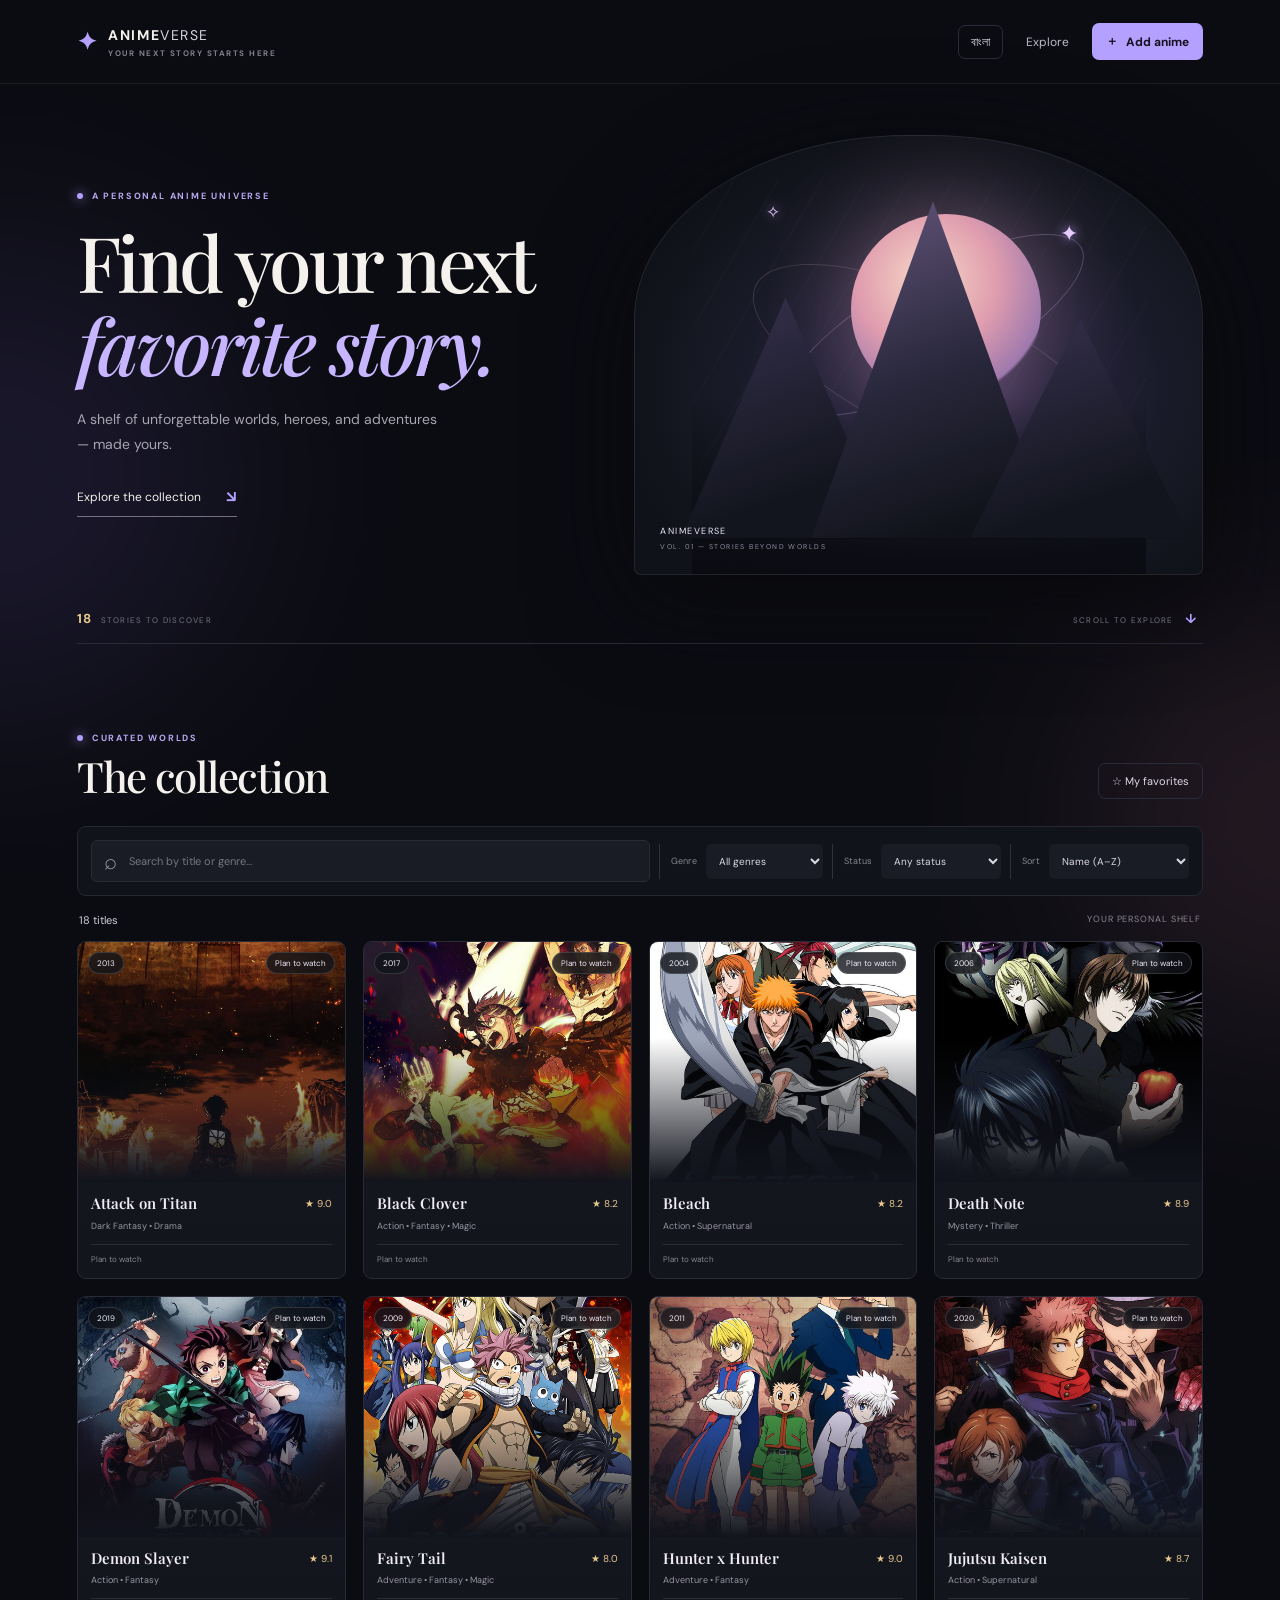
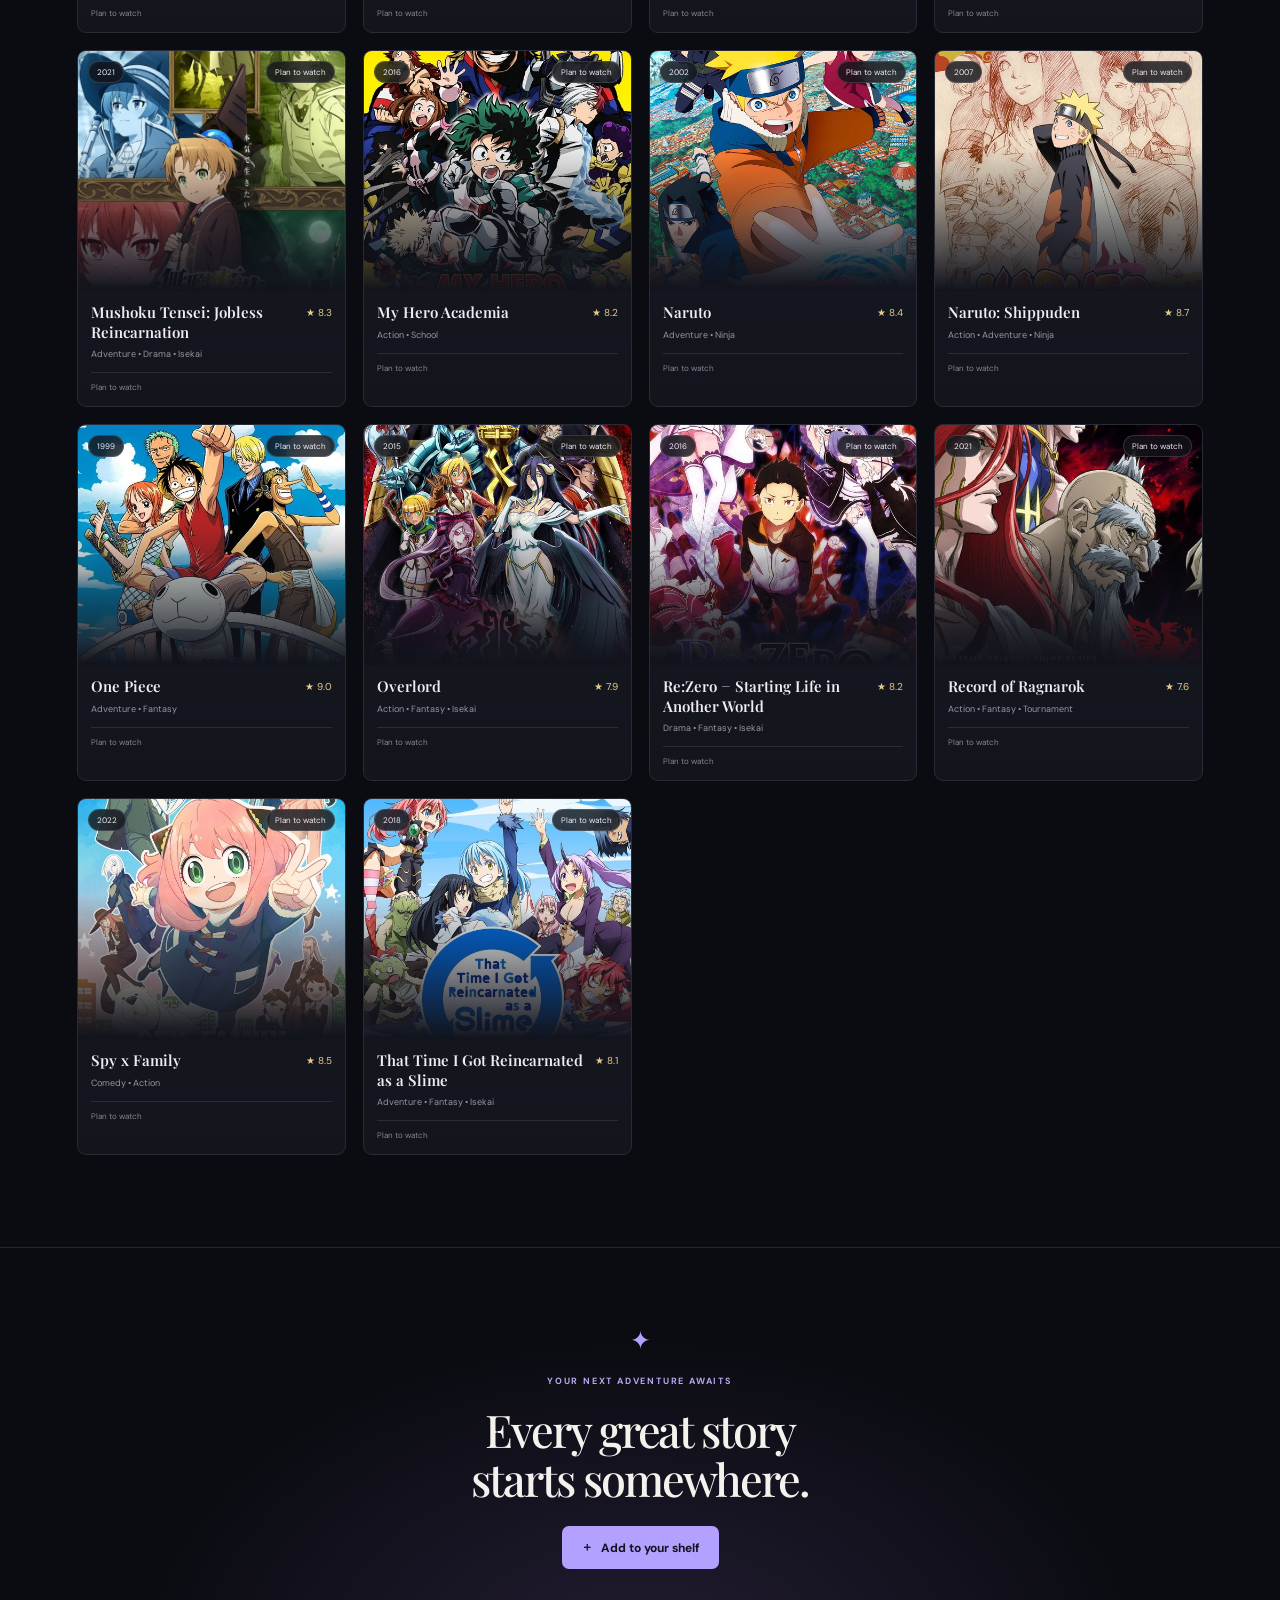
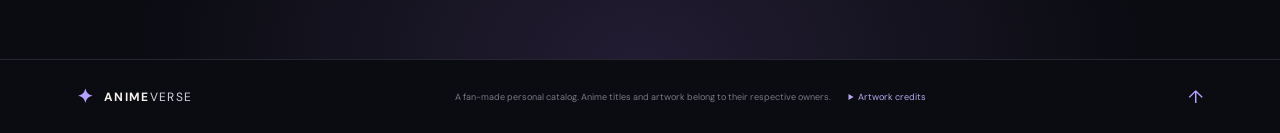
<file: index.html>
<!doctype html>
<html lang="en">
<head>
    <meta name="google-site-verification" content="eajOhEUEcE0dz6xPGTFyp6FIUTbRnxyxVk31KoDLnVg">
  <meta charset="utf-8">
  <meta name="viewport" content="width=device-width, initial-scale=1">
  <meta name="theme-color" content="#0b0c12">
  <meta name="description" content="Discover anime adventures, keep a watchlist, save notes, and find your next favorite story with AnimeVerse.">
  <title>AnimeVerse — Find your next favorite</title>
  <link rel="icon" href="favicon.svg" type="image/svg+xml">
  <link rel="stylesheet" href="styles.css">
  <script src="anime-data.js" defer></script>
  <script src="app.js" defer></script>
</head>
<body>
  <div class="ambient ambient-one"></div><div class="ambient ambient-two"></div>
  <header class="topbar">
    <a class="brand" href="#top" aria-label="AnimeVerse home"><span class="brand-mark">✦</span><span>ANIME<span class="brand-light">VERSE</span><small data-i18n="tagline">YOUR NEXT STORY STARTS HERE</small></span></a>
    <div class="top-actions"><button class="icon-button" id="languageBtn" type="button" aria-label="Switch language">বাংলা</button><a class="top-link" href="#collection" data-i18n="browse">Explore</a><button class="primary-button compact" id="addBtn" type="button"><span>＋</span> <span data-i18n="addAnime">Add anime</span></button></div>
  </header>

  <main id="top">
    <section class="hero">
      <div class="hero-copy"><p class="eyebrow"><span class="eyebrow-dot"></span><span data-i18n="eyebrow">A PERSONAL ANIME UNIVERSE</span></p><h1 data-i18n="headline">Find your next<br><em>favorite story.</em></h1><p class="hero-desc" data-i18n="subhead">A shelf of unforgettable worlds, heroes, and adventures — made yours.</p><a class="hero-cta" href="#collection"><span data-i18n="exploreCollection">Explore the collection</span><b>↘</b></a></div>
      <div class="hero-art" aria-hidden="true"><div class="hero-orbit orbit-a"></div><div class="hero-orbit orbit-b"></div><div class="hero-sun"></div><div class="hero-spire spire-a"></div><div class="hero-spire spire-b"></div><div class="hero-spire spire-c"></div><div class="hero-caption"><span>ANIMEVERSE</span><small>VOL. 01 — STORIES BEYOND WORLDS</small></div><div class="hero-star star-a">✦</div><div class="hero-star star-b">✧</div></div>
      <div class="hero-bottom"><span><b id="heroCount">18</b> <span data-i18n="stories">STORIES TO DISCOVER</span></span><span class="hero-scroll">SCROLL TO EXPLORE <b>↓</b></span></div>
    </section>

    <section class="collection section-wrap" id="collection">
      <div class="section-heading"><div><p class="eyebrow"><span class="eyebrow-dot"></span><span data-i18n="curated">CURATED WORLDS</span></p><h2 data-i18n="collectionTitle">The collection</h2></div><button class="text-button" id="favoritesToggle" type="button">☆ <span data-i18n="favorites">My favorites</span></button></div>
      <div class="toolbar"><label class="search-box"><span>⌕</span><input id="searchInput" type="search" placeholder="Search by title or genre..." aria-label="Search anime"></label><label class="select-wrap"><span data-i18n="genre">Genre</span><select id="genreFilter" aria-label="Filter by genre"></select></label><label class="select-wrap"><span data-i18n="status">Status</span><select id="statusFilter" aria-label="Filter by watch status"></select></label><label class="select-wrap sort-wrap"><span data-i18n="sort">Sort</span><select id="sortSelect" aria-label="Sort collection"></select></label></div>
      <div class="results-line"><span id="resultCount">18 titles</span><span data-i18n="personalShelf">YOUR PERSONAL SHELF</span></div>
      <div class="anime-grid" id="animeGrid" aria-live="polite"></div>
      <div class="empty-state hidden" id="emptyState"><span>✦</span><h3 data-i18n="emptyTitle">No stories found</h3><p data-i18n="emptyText">Try another search or filter.</p></div>
    </section>

    <section class="closing section-wrap"><div class="closing-mark">✦</div><p class="eyebrow" data-i18n="closingEyebrow">YOUR NEXT ADVENTURE AWAITS</p><h2 data-i18n="closingTitle">Every great story<br>starts somewhere.</h2><button class="primary-button" id="closingAddBtn" type="button"><span>＋</span> <span data-i18n="addToShelf">Add to your shelf</span></button></section>
  </main>
  <footer><a class="brand footer-brand" href="#top"><span class="brand-mark">✦</span><span>ANIME<span class="brand-light">VERSE</span></span></a><div class="footer-notice"><span data-i18n="footer">A fan-made personal catalog. Anime titles and artwork belong to their respective owners.</span><details class="credits"><summary data-i18n="creditsTitle">Artwork credits</summary><a href="https://www.themoviedb.org" target="_blank" rel="noopener noreferrer" aria-label="The Movie Database"><img src="https://www.themoviedb.org/assets/v4/logos/v2/blue_long_2-9665a76b1ae401a510ec1e0ca40ddcb3b0cfe45f1d51b77a308fea0845885648.svg" alt="The Movie Database (TMDB)" loading="lazy"></a><p data-i18n="creditsNotice">Poster images are sourced from TMDB. This non-commercial fan catalog is not endorsed or certified by TMDB. All artwork belongs to its respective rights holders.</p><a class="credits-link" href="POSTER_SOURCES.txt" data-i18n="sourcesLink">View poster sources</a></details></div><a href="#top" class="back-top">↑</a></footer>

  <dialog id="detailDialog" class="detail-dialog"><button class="dialog-close" data-close aria-label="Close">×</button><div id="detailContent"></div></dialog>
  <dialog id="formDialog" class="form-dialog"><button class="dialog-close" data-close aria-label="Close">×</button><div class="form-heading"><p class="eyebrow" data-i18n="yourCollection">YOUR COLLECTION</p><h2 data-i18n="addNew">Add a new anime</h2><p data-i18n="formHint">Keep a story close for later.</p></div><form id="animeForm"><label><span data-i18n="titleField">Anime title *</span><input name="title" required maxlength="90" placeholder="e.g. Frieren: Beyond Journey’s End"></label><label><span data-i18n="genreField">Genres *</span><input name="genre" required placeholder="Fantasy, Adventure"></label><div class="form-row"><label><span data-i18n="yearField">Year</span><input name="year" inputmode="numeric" maxlength="4" placeholder="2024"></label><label><span data-i18n="ratingField">Rating (0–10)</span><input name="rating" type="number" min="0" max="10" step="0.1" placeholder="8.5"></label></div><label><span data-i18n="storyField">Short story</span><textarea name="description" rows="3" maxlength="500" placeholder="What is this anime about?"></textarea></label><label><span data-i18n="posterField">Poster image</span><input name="poster" type="file" accept="image/*"><small data-i18n="posterHelp">Choose a poster from your device. It stays in this browser.</small></label><label><span data-i18n="watchField">Official watch link</span><input name="watch" type="url" placeholder="https://"></label><div class="form-actions"><button class="secondary-button" type="button" data-close data-i18n="cancel">Cancel</button><button class="primary-button" type="submit" data-i18n="saveAnime">Save anime</button></div></form></dialog>
  <div class="toast" id="toast" role="status"></div>
</body>
</html>
</file>
<file: styles.css>
@import url('https://fonts.googleapis.com/css2?family=DM+Sans:wght@400;500;600;700&family=Playfair+Display:ital,wght@0,500;0,600;0,700;1,500;1,600&display=swap');
:root{color-scheme:dark;--bg:#0b0c12;--panel:#13151f;--card:#171923;--line:#292b38;--text:#f5f1ec;--muted:#a2a0ad;--purple:#b4a0ff;--gold:#e8c98e;--serif:'Playfair Display',Georgia,serif;--sans:'DM Sans','Segoe UI',sans-serif}*{box-sizing:border-box}html{scroll-behavior:smooth}body{margin:0;background:var(--bg);color:var(--text);font-family:var(--sans);min-height:100vh;overflow-x:hidden}button,input,select,textarea{font:inherit}button,a{-webkit-tap-highlight-color:transparent}button{cursor:pointer}.ambient{position:absolute;pointer-events:none;filter:blur(100px);opacity:.13;border-radius:50%;z-index:-1}.ambient-one{width:480px;height:480px;background:#7960ca;left:-240px;top:240px}.ambient-two{width:420px;height:420px;background:#c06e85;right:-220px;top:610px}.topbar{height:84px;display:flex;align-items:center;justify-content:space-between;padding:0 clamp(22px,6vw,96px);border-bottom:1px solid rgba(255,255,255,.07);position:relative;z-index:2}.brand{display:flex;align-items:center;gap:10px;text-decoration:none;color:var(--text);font-size:14px;letter-spacing:.11em;font-weight:700}.brand-mark{color:var(--purple);font-size:24px}.brand-light{font-weight:400;color:#d7d3df}.brand small{display:block;color:#82808e;font-size:8px;letter-spacing:.19em;margin-top:4px}.top-actions{display:flex;align-items:center;gap:23px}.top-link{color:#bdbac7;text-decoration:none;font-size:12px}.top-link:hover{color:white}.icon-button{border:1px solid var(--line);background:transparent;color:#ddd8e7;padding:8px 12px;border-radius:7px;font-size:12px}.primary-button,.secondary-button{display:inline-flex;justify-content:center;align-items:center;gap:8px;border:0;border-radius:7px;padding:13px 19px;color:#15111f;background:var(--purple);font-size:12px;font-weight:700;transition:transform .18s,background .18s}.primary-button:hover{transform:translateY(-2px);background:#c9bcff}.primary-button.compact{padding:10px 14px}.secondary-button{background:#262733;color:var(--text)}.hero{margin:0 clamp(22px,6vw,96px);min-height:560px;position:relative;display:grid;grid-template-columns:1fr 1.02fr;align-items:center;border-bottom:1px solid var(--line)}.hero-copy{padding:65px 0 85px;position:relative;z-index:1}.eyebrow{margin:0 0 18px;color:#b8a8ef;font-size:9px;font-weight:700;letter-spacing:.2em;display:flex;align-items:center;gap:9px}.eyebrow-dot{width:6px;height:6px;border-radius:50%;background:#b39dff;box-shadow:0 0 12px #b39dff}.hero h1,.closing h2{font:500 clamp(48px,6vw,78px)/1.08 var(--serif);letter-spacing:-.045em;margin:0}.hero h1 em{color:#c7b5ff;font-weight:500}.hero-desc{font-size:14px;line-height:1.8;color:#a8a5b2;max-width:375px;margin:21px 0 28px}.hero-cta{display:inline-flex;align-items:center;gap:25px;color:var(--text);font-size:12px;text-decoration:none;border-bottom:1px solid #777083;padding:0 0 9px}.hero-cta b{color:var(--purple);font-size:16px}.hero-art{position:relative;height:440px;overflow:hidden;background:radial-gradient(ellipse at 56% 57%,#41335b 0,#25233c 23%,#171925 53%,#101219 75%);border:1px solid rgba(255,255,255,.08);border-radius:48% 48% 7px 7px / 42% 42% 7px 7px;margin:35px 0 53px;box-shadow:0 20px 100px #09090c}.hero-art:before{content:'';position:absolute;inset:10% 10% 0;background:linear-gradient(180deg,transparent 55%,rgba(10,11,17,.94)),repeating-linear-gradient(120deg,transparent 0 36px,rgba(255,255,255,.025) 37px,transparent 38px)}.hero-sun{position:absolute;width:190px;height:190px;border-radius:50%;background:radial-gradient(circle at 40% 35%,#f7d9c7,#df9cae 42%,#9e79ad 72%,transparent 74%);top:18%;left:38%;filter:drop-shadow(0 0 50px #db9fbb77)}.hero-orbit{position:absolute;border:1px solid rgba(220,198,255,.25);border-radius:50%;transform:rotate(-28deg)}.orbit-a{width:330px;height:108px;left:24%;top:31%}.orbit-b{width:390px;height:140px;left:18%;top:37%;transform:rotate(25deg);border-color:rgba(249,207,199,.16)}.hero-spire{position:absolute;bottom:8%;background:linear-gradient(160deg,#37324f,#13151e 75%);clip-path:polygon(50% 0,100% 100%,0 100%);filter:drop-shadow(0 0 14px #08090d)}.spire-a{height:55%;width:37%;left:8%}.spire-b{height:77%;width:43%;left:31%;background:linear-gradient(160deg,#67577e,#29283c 50%,#101219 90%)}.spire-c{height:50%;width:39%;right:2%}.hero-caption{position:absolute;bottom:23px;left:25px;display:flex;flex-direction:column;gap:5px;letter-spacing:.16em;font-size:9px;color:#eee7ff}.hero-caption small{font-size:7px;color:#928ca2}.hero-star{position:absolute;color:#e7ccff;text-shadow:0 0 12px #c5a5ff}.star-a{right:22%;top:19%;font-size:22px}.star-b{left:23%;top:15%;font-size:17px}.hero-bottom{position:absolute;bottom:16px;left:0;right:0;display:flex;justify-content:space-between;color:#777582;font-size:8px;letter-spacing:.16em}.hero-bottom b{color:var(--gold);font-size:13px;margin-right:5px}.hero-scroll b{color:var(--purple);margin-left:8px}.section-wrap{padding-left:clamp(22px,6vw,96px);padding-right:clamp(22px,6vw,96px)}.collection{padding-top:88px;padding-bottom:92px}.section-heading{display:flex;align-items:end;justify-content:space-between;margin-bottom:27px}.section-heading .eyebrow{margin-bottom:9px}.section-heading h2{font:500 42px/1.1 var(--serif);margin:0;letter-spacing:-.03em}.text-button{border:1px solid var(--line);background:transparent;color:#ddd9e5;border-radius:7px;padding:10px 13px;font-size:11px}.text-button.active{color:var(--gold);border-color:#665637}.toolbar{display:flex;gap:9px;align-items:center;flex-wrap:wrap;padding:13px;border:1px solid #252733;border-radius:9px;background:#11131a}.search-box{display:flex;align-items:center;gap:10px;flex:1 1 260px;background:#191b25;border:1px solid #292b37;border-radius:6px;padding:0 12px;color:#9993a5}.search-box span{font-size:22px}.search-box input{width:100%;height:40px;border:0;outline:0;background:transparent;color:var(--text);font-size:11px}.search-box input::placeholder{color:#777583}.select-wrap{display:flex;align-items:center;gap:9px;border-left:1px solid #30313c;padding-left:11px;color:#888694;font-size:9px}.select-wrap select{border:0;outline:0;background:#191b25;color:#dcd9e3;border-radius:5px;padding:10px 25px 10px 9px;font-size:10px;max-width:140px}.results-line{display:flex;justify-content:space-between;color:#898693;font-size:9px;letter-spacing:.1em;padding:17px 2px 14px}.results-line span:first-child{font-size:11px;color:#d2cedb;letter-spacing:0}.anime-grid{display:grid;grid-template-columns:repeat(4,minmax(0,1fr));gap:17px}.anime-card{min-width:0;border:1px solid #282a36;background:linear-gradient(180deg,#171923,#13151d);border-radius:9px;overflow:hidden;transition:transform .22s,border-color .22s,box-shadow .22s;cursor:pointer;animation:rise .35s ease both}.anime-card:hover{transform:translateY(-5px);border-color:#6a5b87;box-shadow:0 13px 30px #0005}.poster-wrap{height:240px;position:relative;overflow:hidden;background:#222333}.poster-wrap img{width:100%;height:100%;object-fit:cover;display:block;transition:transform .4s}.anime-card:hover .poster-wrap img{transform:scale(1.045)}.poster-wrap:after{content:'';position:absolute;inset:40% 0 0;background:linear-gradient(transparent,#11131c)}.poster-fallback{height:100%;display:flex;align-items:center;justify-content:center;flex-direction:column;gap:9px;color:#dbcaff;background:radial-gradient(circle at 50% 40%,#614e76,#272438 42%,#171923 80%)}.poster-fallback span{font-size:36px}.poster-fallback small{font:italic 18px var(--serif);max-width:85%;text-align:center}.card-topline{position:absolute;z-index:1;top:10px;left:10px;right:10px;display:flex;justify-content:space-between}.year-pill,.state-pill{border:1px solid #ffffff23;background:#11131acc;backdrop-filter:blur(8px);border-radius:30px;padding:5px 8px;color:#f0ebf8;font-size:8px}.favorite-star{border:0;border-radius:50%;width:29px;height:29px;background:#11131acc;color:#f1dfb0;font-size:17px}.card-meta{padding:12px 13px 14px}.card-title-row{display:flex;align-items:start;justify-content:space-between;gap:8px}.card-title{margin:0;font:600 15px/1.3 var(--serif);color:#f0ecf3}.card-score{flex:none;color:var(--gold);font-size:10px;padding-top:3px}.card-genre{white-space:nowrap;overflow:hidden;text-overflow:ellipsis;color:#9894a3;font-size:9px;margin:6px 0 0}.card-foot{margin-top:12px;border-top:1px solid #2a2c37;padding-top:9px;display:flex;justify-content:space-between;color:#888593;font-size:8px}.card-foot strong{font-weight:500;color:#bdb9c8}.empty-state{text-align:center;color:#9996a3;padding:70px 10px}.empty-state>span{font-size:30px;color:var(--purple)}.empty-state h3{font:500 24px var(--serif);color:var(--text);margin:10px 0 4px}.empty-state p{font-size:12px}.hidden{display:none!important}.closing{padding-top:76px;padding-bottom:90px;text-align:center;border-top:1px solid #252630;background:radial-gradient(ellipse at 50% 100%,#221c32 0,transparent 55%)}.closing-mark{font-size:25px;color:var(--purple);margin-bottom:18px}.closing .eyebrow{justify-content:center}.closing h2{font-size:45px;margin-bottom:24px}footer{padding:24px clamp(22px,6vw,96px);border-top:1px solid #252630;display:flex;align-items:center;justify-content:space-between;gap:20px;color:#797784;font-size:9px}.footer-brand{font-size:12px}.footer-brand .brand-mark{font-size:19px}.back-top{text-decoration:none;color:var(--purple);font-size:18px}.detail-dialog,.form-dialog{border:1px solid #383642;background:#14151e;color:var(--text);border-radius:12px;padding:0;width:min(780px,calc(100% - 28px));max-height:calc(100% - 28px);overflow:auto;box-shadow:0 25px 100px #000b}.detail-dialog::backdrop,.form-dialog::backdrop{background:#07070be0;backdrop-filter:blur(6px)}.dialog-close{position:sticky;float:right;top:12px;margin:12px 12px -38px 0;z-index:5;width:30px;height:30px;border:1px solid #ffffff2b;border-radius:50%;background:#101119;color:#eee;font-size:19px}.detail-layout{display:grid;grid-template-columns:270px 1fr;min-height:420px}.detail-poster{min-height:420px;background:#252337}.detail-poster img{width:100%;height:100%;object-fit:cover;min-height:420px}.detail-copy{padding:36px 30px 24px}.detail-copy h2{font:600 30px/1.15 var(--serif);margin:5px 0 9px}.detail-copy .genre-line{color:#c0b0ee;font-size:9px;letter-spacing:.14em;text-transform:uppercase}.detail-copy .story{color:#b7b3c1;font-size:12px;line-height:1.8}.detail-stats{color:var(--gold);font-size:11px}.detail-tools{border-top:1px solid #2e303a;margin-top:17px;padding-top:15px;display:grid;gap:12px}.detail-tools label,.form-dialog form label{display:grid;gap:6px;color:#a8a5b1;font-size:10px}.detail-tools input,.detail-tools select,.detail-tools textarea,.form-dialog input,.form-dialog textarea{width:100%;border:1px solid #30313e;background:#1b1c27;color:#f0edf3;border-radius:6px;padding:10px;font-size:11px;outline:0}.detail-tools input:focus,.detail-tools textarea:focus,.form-dialog input:focus,.form-dialog textarea:focus{border-color:#8f79c7}.detail-grid{display:grid;grid-template-columns:1fr 1fr;gap:10px}.detail-actions{display:flex;gap:8px;flex-wrap:wrap}.detail-actions button,.watch-link{padding:9px 11px;border-radius:6px;border:1px solid #383843;background:#22232e;color:#eee;text-decoration:none;font-size:10px}.detail-actions button.is-favorite{color:var(--gold)}.form-dialog{width:min(520px,calc(100% - 28px));padding:28px 30px}.form-heading .eyebrow{margin-bottom:8px}.form-heading h2{font:600 28px var(--serif);margin:0}.form-heading>p:last-child{font-size:11px;color:#9995a3;margin:7px 0 22px}.form-dialog form{display:grid;gap:14px}.form-dialog form label small{color:#777583;font-size:9px}.form-dialog input[type=file]{padding:8px}.form-row{display:grid;grid-template-columns:1fr 1fr;gap:10px}.form-actions{display:flex;justify-content:flex-end;gap:8px;margin-top:6px}.toast{position:fixed;bottom:22px;left:50%;transform:translate(-50%,15px);opacity:0;pointer-events:none;z-index:10;background:#e9e1ff;color:#171320;border-radius:7px;padding:11px 16px;font-size:11px;box-shadow:0 8px 30px #0008;transition:all .2s}.toast.show{opacity:1;transform:translate(-50%,0)}@keyframes rise{from{opacity:0;transform:translateY(8px)}to{opacity:1;transform:translateY(0)}}
@media(max-width:1000px){.anime-grid{grid-template-columns:repeat(3,minmax(0,1fr))}.hero{min-height:500px}.hero-art{height:380px}.poster-wrap{height:220px}}
@media(max-width:720px){.topbar{height:70px;padding:0 18px}.top-actions{gap:10px}.top-link{display:none}.brand{font-size:12px}.brand small{font-size:7px}.hero{margin:0 18px;grid-template-columns:1fr;min-height:unset;padding-bottom:42px}.hero-copy{padding:60px 0 20px}.hero h1{font-size:57px}.hero-art{height:330px;margin:18px 0 15px}.hero-bottom{bottom:10px}.section-wrap{padding-left:18px;padding-right:18px}.collection{padding-top:62px;padding-bottom:64px}.section-heading h2{font-size:35px}.toolbar{gap:8px}.search-box{flex-basis:100%}.select-wrap{flex:1;border:0;padding:0;display:grid;gap:4px}.select-wrap select{width:100%;max-width:none}.anime-grid{grid-template-columns:repeat(2,minmax(0,1fr));gap:10px}.poster-wrap{height:clamp(155px,52vw,250px)}.card-title{font-size:13px}.card-meta{padding:10px}.closing h2{font-size:38px}footer{padding:20px 18px;flex-wrap:wrap}.footer-brand{width:100%}.detail-layout{grid-template-columns:1fr}.detail-poster{height:290px;min-height:0}.detail-poster img{height:290px;min-height:0}.detail-copy{padding:25px 20px}.detail-copy h2{font-size:25px}.form-dialog{padding:26px 20px}}
@media(max-width:390px){.anime-grid{grid-template-columns:1fr 1fr;gap:8px}.poster-wrap{height:160px}.card-title{font-size:12px}.card-score{font-size:9px}.hero h1{font-size:49px}.hero-art{height:285px}.primary-button.compact{padding:9px 10px}.icon-button{padding:7px 8px}}

.footer-notice{display:flex;align-items:center;justify-content:center;gap:18px;flex:1;text-align:center}.credits{position:relative;text-align:left}.credits summary{cursor:pointer;color:#b8a8ef;white-space:nowrap}.credits[open]>a:first-of-type{display:inline-flex;background:#fff;border-radius:4px;padding:7px;margin:10px 0}.credits img{display:block;width:120px;height:25px;object-fit:contain}.credits p{max-width:330px;line-height:1.65}.credits-link{color:#c4b4f4}
@media(max-width:720px){.footer-notice{flex-wrap:wrap;justify-content:flex-start;text-align:left;font-size:9px}.credits{width:100%}}
</file>
